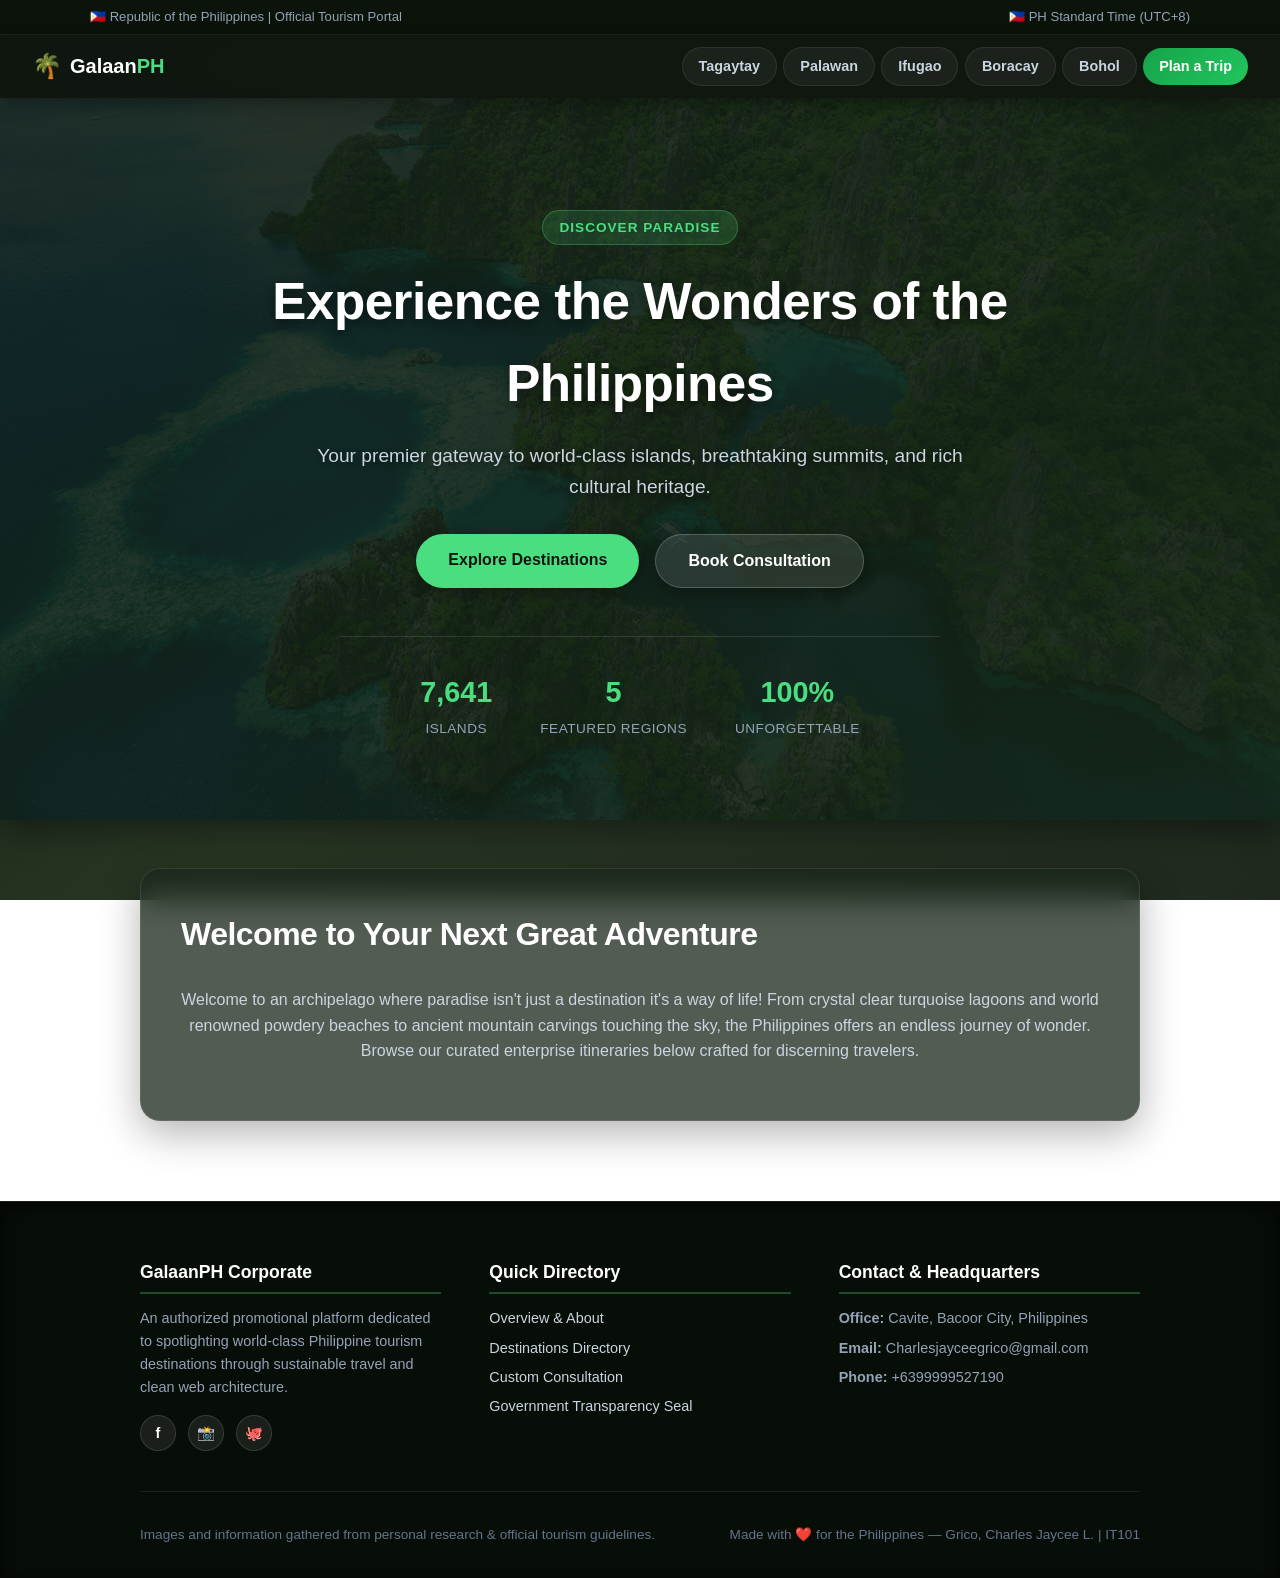
<file: index.html>
<!DOCTYPE html>
<html lang="en">
<head>
    <meta charset="UTF-8">
    <meta name="viewport" content="width=device-width, initial-scale=1.0">
    <title>Galaan PH | Premier Tourism Promotions</title>
    <link rel="stylesheet" href="style.css">
</head>
<body>

    <div class="utility-bar">
        <div class="utility-container">
            <span>🇵🇭 Republic of the Philippines | Official Tourism Portal</span>
            <span class="static-clock">🇵🇭 PH Standard Time (UTC+8)</span>
        </div>
    </div>

    <nav class="site-nav">
        <div class="nav-brand">
            <span class="brand-logo">🌴</span>
            <span class="brand-name">Galaan<span>PH</span></span>
        </div>
        <ul>
            <li><a href="#tagaytay-section">Tagaytay</a></li>
            <li><a href="#palawan-section">Palawan</a></li>
            <li><a href="#ifugao-section">Ifugao</a></li>
            <li><a href="#boracay-section">Boracay</a></li>
            <li><a href="#bohol-section">Bohol</a></li>
            <li><a href="#planner-section" class="nav-plan-btn">Plan a Trip</a></li>
        </ul>
    </nav>

    <header class="site-header">
        <div class="header-content">
            <span class="badge">Discover Paradise</span>
            <h1>Experience the Wonders of the Philippines</h1>
            <p>Your premier gateway to world-class islands, breathtaking summits, and rich cultural heritage.</p>

            <div class="hero-actions">
                <a href="#intro-section" class="hero-btn primary">Explore Destinations</a>
                <a href="#planner-section" class="hero-btn secondary">Book Consultation</a>
            </div>

            <div class="hero-stats">
                <div class="stat-item">
                    <strong>7,641</strong>
                    <span>Islands</span>
                </div>
                <div class="stat-item">
                    <strong>5</strong>
                    <span>Featured Regions</span>
                </div>
                <div class="stat-item">
                    <strong>100%</strong>
                    <span>Unforgettable</span>
                </div>
            </div>
        </div>
    </header>

    <main class="container">

        <section id="intro-section" class="content-section intro-section">
            <h2>Welcome to Your Next Great Adventure</h2>
            <p>
                Welcome to an archipelago where paradise isn't just a destination it's a way of life!
                From crystal clear turquoise lagoons and world renowned powdery beaches to ancient mountain carvings
                touching the sky, the Philippines offers an endless journey of wonder. Browse our curated enterprise
                itineraries below crafted for discerning travelers.
            </p>
        </section>

        <article id="tagaytay-section" class="content-section destination-card">
            <div class="card-badge">Mountain Escape</div>
            <h2>Tagaytay</h2>

            <figure class="media-box">
                <img src="images/Volcano.jpg" alt="Tagaytay Crater View" class="destination-img">
                <figcaption>Cool mountain breezes, stunning crater views, and your ultimate weekend escape!</figcaption>
            </figure>

            <div class="video-container">
                <iframe src="https://www.youtube.com/embed/Jg50c2OpOpY?autoplay=1&mute=1&loop=1&playlist=Jg50c2OpOpY&controls=0"
                        title="Tagaytay Video"
                        allow="accelerometer; autoplay; clipboard-write; encrypted-media; gyroscope; picture-in-picture">
                </iframe>
            </div>

            <p>
                Nestled high on a scenic ridge just hours away from the metro,
                Tagaytay is the ultimate relaxing getaway famous for its year round cool weather and dramatic vistas.
                Explore Sky Ranch, Tagaytay Picnic Grove, People's Park in the Sky, or the alpine village of Crosswinds.
                Warm up with a comforting bowl of authentic local bulalo!
            </p>
            <div class="card-footer-info">
                <span>🌡️ Avg: 22°C - 25°C</span>
                <a href="#planner-section" class="mini-book-btn">Inquire Trip</a>
            </div>
        </article>

        <article id="palawan-section" class="content-section destination-card">
            <div class="card-badge">World Heritage</div>
            <h2>Palawan</h2>

            <figure class="media-box">
                <img src="images/twin-lagoon.jpg" alt="Palawan Twin Lagoon" class="destination-img">
                <figcaption>Where towering limestone cliffs guard a hidden tropical paradise.</figcaption>
            </figure>

            <div class="video-container">
                 <iframe src="https://www.youtube.com/embed/CnOedsCmups?autoplay=1&mute=1&loop=1&playlist=CnOedsCmups&controls=0"
                        title="Palawan Video"
                        allow="accelerometer; autoplay; clipboard-write; encrypted-media; gyroscope; picture-in-picture">
                </iframe>
            </div>

            <p>
                Crowned as one of the best islands in the world, Palawan is a true tropical masterpiece filled with
                dramatic limestone cliffs, lush jungles, and vibrant marine life. Explore Twin Lagoon in Coron,
                the Subterranean River in Puerto Princesa, or island hop across pristine El Nido shores.
            </p>
            <div class="card-footer-info">
                <span>🌡️ Avg: 28°C - 32°C</span>
                <a href="#planner-section" class="mini-book-btn">Inquire Trip</a>
            </div>
        </article>

        <article id="ifugao-section" class="content-section destination-card">
            <div class="card-badge">Cultural Landmark</div>
            <h2>Ifugao</h2>

            <figure class="media-box">
                <img src="images/Rice%20terraces.jpg" alt="Ifugao Rice Terraces" class="destination-img">
                <figcaption>Climb the majestic stairway to the sky carved by ancient hands!</figcaption>
            </figure>

            <div class="video-container">
                 <iframe src="https://www.youtube.com/embed/fM7Es6MWuuY?autoplay=1&mute=1&loop=1&playlist=fM7Es6MWuuY&controls=0"
                    title="Ifugao Video"
                    allow="accelerometer; autoplay; clipboard-write; encrypted-media; gyroscope; picture-in-picture">
                </iframe>
            </div>

            <p>
                Carved entirely by hand into the majestic Cordillera mountains over two millennia ago,
                the Ifugao Rice Terraces are often called the "Eighth Wonder of the World."
                Discover Banaue, Batad amphitheater slopes, cascading Tappiyah Falls, and rich indigenous culture.
            </p>
            <div class="card-footer-info">
                <span>🌡️ Avg: 18°C - 24°C</span>
                <a href="#planner-section" class="mini-book-btn">Inquire Trip</a>
            </div>
        </article>

        <article id="boracay-section" class="content-section destination-card">
            <div class="card-badge">Tropical Playground</div>
            <h2>Boracay</h2>

            <figure class="media-box">
                <img src="images/White%20beach.jpg" alt="Boracay Beach" class="destination-img">
                <figcaption>Discover the world's most famous tropical playground and glowing golden skies.</figcaption>
            </figure>

            <div class="video-container">
               <iframe src="https://www.youtube.com/embed/ZcldvIa8z1U?autoplay=1&mute=1&loop=1&playlist=ZcldvIa8z1U&controls=0"
                    title="Boracay Video"
                    allow="accelerometer; autoplay; clipboard-write; encrypted-media; gyroscope; picture-in-picture">
               </iframe>
            </div>

            <p>
                Famous across the globe for its powdery white sand and stunning turquoise waters,
                Boracay is the ultimate tropical island getaway. Enjoy White Beach sunsets,
                cliff dives at Ariel's Point, and world-class windsurfing at Bulabog Beach.
            </p>
            <div class="card-footer-info">
                <span>🌡 Avg: 27°C - 31°C</span>
                <a href="#planner-section" class="mini-book-btn">Inquire Trip</a>
            </div>
        </article>

        <article id="bohol-section" class="content-section destination-card">
            <div class="card-badge">Natural Wonder</div>
            <h2>Bohol</h2>

            <figure class="media-box">
                <img src="images/chocolate%20hills.jpeg" alt="Bohol Chocolate Hills" class="destination-img">
                <figcaption>Where nature crafts a surreal landscape unlike anywhere else on Earth</figcaption>
            </figure>

            <div class="video-container">
                <iframe src="https://www.youtube.com/embed/PIiaB9ha2lc?autoplay=1&mute=1&loop=1&playlist=PIiaB9ha2lc&controls=0"
                    title="Bohol Video"
                    allow="accelerometer; autoplay; clipboard-write; encrypted-media; gyroscope; picture-in-picture">
                </iframe>
            </div>

            <p>
                Famous worldwide for its over a thousand symmetrical, cone-shaped mounds that turn rich chocolate brown
                during dry season. Take a floating lunch cruise down Loboc River, meet Philippine Tarsiers,
                or lounge on Panglao Island's white sands.
            </p>
            <div class="card-footer-info">
                <span>🌡️ Avg: 26°C - 30°C</span>
                <a href="#planner-section" class="mini-book-btn">Inquire Trip</a>
            </div>
        </article>

        <section id="planner-section" class="content-section destination-card contact-section">
            <div class="form-header-badge">Enterprise Concierge</div>
            <h2>Plan Your Custom Philippine Escape</h2>
            <p>Fill out our itinerary consultation form and our tourism specialists will design your tailored package within 24 hours.</p>

            <form class="contact-form" action="#" method="POST">
                <div class="form-row">
                    <div class="form-group">
                        <label for="fullName">Full Name</label>
                        <input type="text" id="fullName" placeholder="e.g. Maria Santos" required>
                    </div>

                    <div class="form-group">
                        <label for="emailAddr">Email Address</label>
                        <input type="email" id="emailAddr" placeholder="maria@example.com" required>
                    </div>
                </div>

                <div class="form-row">
                    <div class="form-group">
                        <label for="preferredDest">Preferred Destination</label>
                        <select id="preferredDest" class="form-select">
                            <option value="General Inquiry">General Philippine Tour</option>
                            <option value="Tagaytay">Tagaytay Mountain Escape</option>
                            <option value="Palawan">Palawan Island Adventure</option>
                            <option value="Ifugao">Ifugao Heritage Expedition</option>
                            <option value="Boracay">Boracay Beach Getaway</option>
                            <option value="Bohol">Bohol Nature & Hills Tour</option>
                        </select>
                    </div>

                    <div class="form-group">
                        <label for="travelMonth">Target Month of Travel</label>
                        <select id="travelMonth" class="form-select">
                            <option value="Q1">January - March (Cool Dry Season)</option>
                            <option value="Q2">April - June (Summer & Peak Beach)</option>
                            <option value="Q3">July - September (Tropical Wet Season)</option>
                            <option value="Q4">October - December (Festive Holiday Season)</option>
                        </select>
                    </div>
                </div>

                <div class="form-group">
                    <label for="message">Special Requests / Group Size</label>
                    <textarea id="message" rows="4" placeholder="Tell us about your group size, dietary preferences, or specific activities you want included..." required></textarea>
                </div>

                <button type="submit" class="submit-btn">Submit Travel Inquiry 🚀</button>
            </form>
        </section>

    </main>

    <footer class="site-footer">
        <div class="footer-content-grid">
            <div class="footer-column">
                <h3>GalaanPH Corporate</h3>
                <p>
                    An authorized promotional platform dedicated to spotlighting world-class Philippine tourism
                    destinations through sustainable travel and clean web architecture.
                </p>
                <div class="social-icons">
                    <a href="https://www.facebook.com/HeyItzceejay07/" target="_blank" aria-label="Facebook">f</a>
                    <a href="https://www.instagram.com/_mxkora/" target="_blank" aria-label="Instagram">📸</a>
                    <a href="https://github.com/CharlesJaycee" target="_blank" aria-label="Github">🐙</a>
                </div>
            </div>
            <div class="footer-column">
                <h3>Quick Directory</h3>
                <p><a href="#intro-section">Overview & About</a></p>
                <p><a href="#tagaytay-section">Destinations Directory</a></p>
                <p><a href="#planner-section">Custom Consultation</a></p>
                <p><a href="#">Government Transparency Seal</a></p>
            </div>
            <div class="footer-column">
                <h3>Contact & Headquarters</h3>
                <p><strong>Office:</strong> Cavite, Bacoor City, Philippines</p>
                <p><strong>Email:</strong> Charlesjayceegrico@gmail.com</p>
                <p><strong>Phone:</strong> +6399999527190</p>
            </div>
        </div>
        <hr class="footer-divider">
        <div class="footer-bottom-row">
            <p>Images and information gathered from personal research & official tourism guidelines.</p>
            <p>Made with ❤️ for the Philippines &mdash; Grico, Charles Jaycee L. | IT101</p>
        </div>
    </footer>

</body>
</html>
</file>
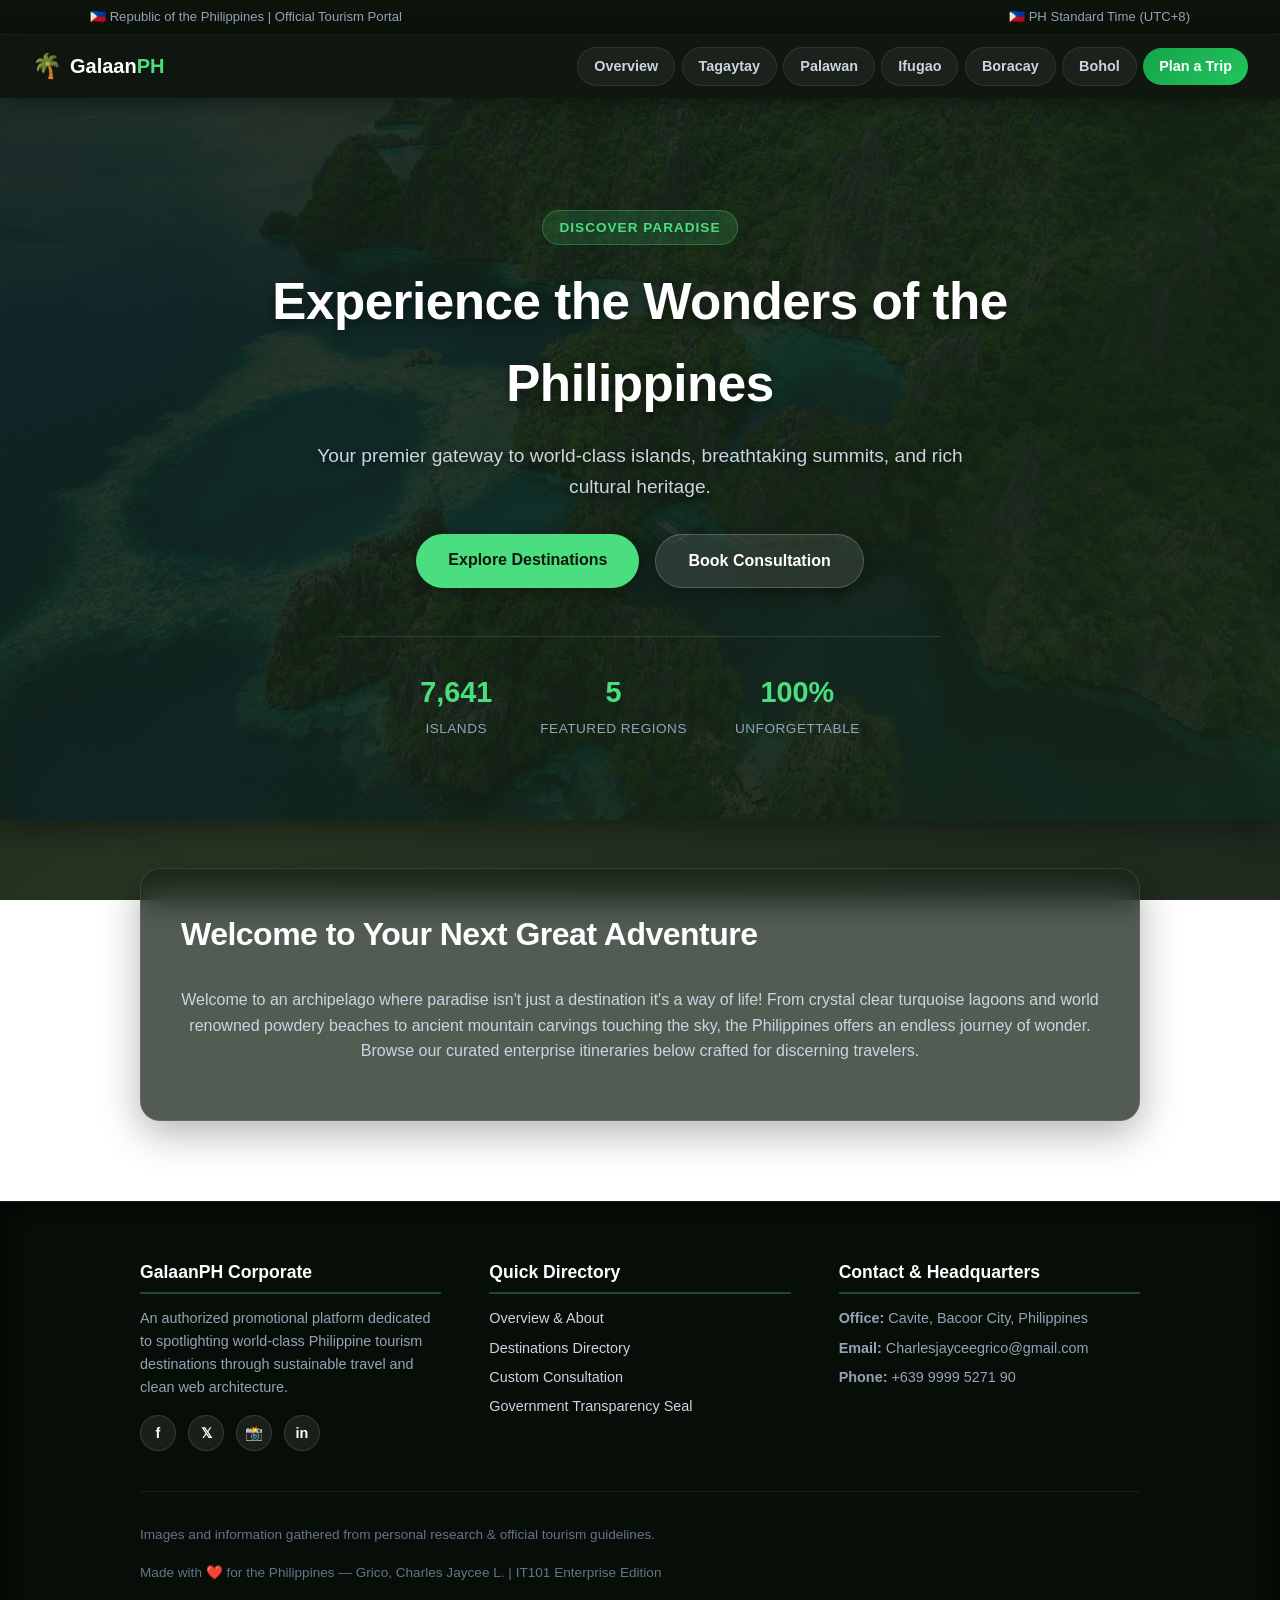
<file: Index.html>
<!DOCTYPE html>
<html lang="en">
<head>
    <meta charset="UTF-8">
    <meta name="viewport" content="width=device-width, initial-scale=1.0">
    <title>Galaan PH | Premier Tourism Promotions</title>
    <link rel="stylesheet" href="style.css">
</head>
<body>

    <div class="utility-bar">
        <div class="utility-container">
            <span>🇵🇭 Republic of the Philippines | Official Tourism Portal</span>
            <span class="static-clock">🇵🇭 PH Standard Time (UTC+8)</span>
        </div>
    </div>

    <nav class="site-nav">
        <div class="nav-brand">
            <span class="brand-logo">🌴</span>
            <span class="brand-name">Galaan<span>PH</span></span>
        </div>
        <ul>
            <li><a href="#intro-section">Overview</a></li>
            <li><a href="#tagaytay-section">Tagaytay</a></li>
            <li><a href="#palawan-section">Palawan</a></li>
            <li><a href="#ifugao-section">Ifugao</a></li>
            <li><a href="#boracay-section">Boracay</a></li>
            <li><a href="#bohol-section">Bohol</a></li>
            <li><a href="#planner-section" class="nav-plan-btn">Plan a Trip</a></li>
        </ul>
    </nav>

    <header class="site-header">
        <div class="header-content">
            <span class="badge">Discover Paradise</span>
            <h1>Experience the Wonders of the Philippines</h1>
            <p>Your premier gateway to world-class islands, breathtaking summits, and rich cultural heritage.</p>

            <div class="hero-actions">
                <a href="#intro-section" class="hero-btn primary">Explore Destinations</a>
                <a href="#planner-section" class="hero-btn secondary">Book Consultation</a>
            </div>

            <div class="hero-stats">
                <div class="stat-item">
                    <strong>7,641</strong>
                    <span>Islands</span>
                </div>
                <div class="stat-item">
                    <strong>5</strong>
                    <span>Featured Regions</span>
                </div>
                <div class="stat-item">
                    <strong>100%</strong>
                    <span>Unforgettable</span>
                </div>
            </div>
        </div>
    </header>

    <main class="container">

        <section id="intro-section" class="content-section intro-section">
            <h2>Welcome to Your Next Great Adventure</h2>
            <p>
                Welcome to an archipelago where paradise isn't just a destination it's a way of life!
                From crystal clear turquoise lagoons and world renowned powdery beaches to ancient mountain carvings
                touching the sky, the Philippines offers an endless journey of wonder. Browse our curated enterprise
                itineraries below crafted for discerning travelers.
            </p>
        </section>

        <!-- TAGAYTAY SECTION -->
        <article id="tagaytay-section" class="content-section destination-card">
            <div class="card-badge">Mountain Escape</div>
            <h2>Tagaytay</h2>

            <!-- IMAGE DISPLAY -->
            <figure class="media-box">
                <img src="images/Volcano.jpg" alt="Tagaytay Crater View" class="destination-img">
                <figcaption>Cool mountain breezes, stunning crater views, and your ultimate weekend escape!</figcaption>
            </figure>

            <!-- VIDEO DISPLAY -->
            <div class="video-container">
                <iframe src="https://www.youtube.com/embed/Jg50c2OpOpY?autoplay=1&mute=1&loop=1&playlist=Jg50c2OpOpY&controls=0"
                        title="Tagaytay Video"
                        allow="accelerometer; autoplay; clipboard-write; encrypted-media; gyroscope; picture-in-picture">
                </iframe>
            </div>

            <p>
                Nestled high on a scenic ridge just hours away from the metro,
                Tagaytay is the ultimate relaxing getaway famous for its year round cool weather and dramatic vistas.
                Explore Sky Ranch, Tagaytay Picnic Grove, People's Park in the Sky, or the alpine village of Crosswinds.
                Warm up with a comforting bowl of authentic local bulalo!
            </p>
            <div class="card-footer-info">
                <span>🌡️ Avg: 22°C - 25°C</span>
                <a href="#planner-section" class="mini-book-btn">Inquire Trip</a>
            </div>
        </article>

        <!-- PALAWAN SECTION -->
        <article id="palawan-section" class="content-section destination-card">
            <div class="card-badge">World Heritage</div>
            <h2>Palawan</h2>

            <!-- IMAGE DISPLAY -->
            <figure class="media-box">
                <img src="images/twin-lagoon.jpg" alt="Palawan Twin Lagoon" class="destination-img">
                <figcaption>Where towering limestone cliffs guard a hidden tropical paradise.</figcaption>
            </figure>

            <!-- VIDEO DISPLAY -->
            <div class="video-container">
                 <iframe src="https://www.youtube.com/embed/CnOedsCmups?autoplay=1&mute=1&loop=1&playlist=CnOedsCmups&controls=0"
                        title="Palawan Video"
                        allow="accelerometer; autoplay; clipboard-write; encrypted-media; gyroscope; picture-in-picture">
                </iframe>
            </div>

            <p>
                Crowned as one of the best islands in the world, Palawan is a true tropical masterpiece filled with
                dramatic limestone cliffs, lush jungles, and vibrant marine life. Explore Twin Lagoon in Coron,
                the Subterranean River in Puerto Princesa, or island hop across pristine El Nido shores.
            </p>
            <div class="card-footer-info">
                <span>🌡️ Avg: 28°C - 32°C</span>
                <a href="#planner-section" class="mini-book-btn">Inquire Trip</a>
            </div>
        </article>

        <!-- IFUGAO SECTION -->
        <article id="ifugao-section" class="content-section destination-card">
            <div class="card-badge">Cultural Landmark</div>
            <h2>Ifugao</h2>

            <!-- IMAGE DISPLAY -->
            <figure class="media-box">
                <img src="images/Rice%20terraces.jpg" alt="Ifugao Rice Terraces" class="destination-img">
                <figcaption>Climb the majestic stairway to the sky carved by ancient hands!</figcaption>
            </figure>

            <!-- VIDEO DISPLAY -->
            <div class="video-container">
                 <iframe src="https://www.youtube.com/embed/fM7Es6MWuuY?autoplay=1&mute=1&loop=1&playlist=fM7Es6MWuuY&controls=0"
                    title="Ifugao Video"
                    allow="accelerometer; autoplay; clipboard-write; encrypted-media; gyroscope; picture-in-picture">
                </iframe>
            </div>

            <p>
                Carved entirely by hand into the majestic Cordillera mountains over two millennia ago,
                the Ifugao Rice Terraces are often called the "Eighth Wonder of the World."
                Discover Banaue, Batad amphitheater slopes, cascading Tappiyah Falls, and rich indigenous culture.
            </p>
            <div class="card-footer-info">
                <span>🌡️ Avg: 18°C - 24°C</span>
                <a href="#planner-section" class="mini-book-btn">Inquire Trip</a>
            </div>
        </article>

        <!-- BORACAY SECTION -->
        <article id="boracay-section" class="content-section destination-card">
            <div class="card-badge">Tropical Playground</div>
            <h2>Boracay</h2>

            <!-- IMAGE DISPLAY -->
            <figure class="media-box">
                <img src="images/White%20beach.jpg" alt="Boracay Beach" class="destination-img">
                <figcaption>Discover the world's most famous tropical playground and glowing golden skies.</figcaption>
            </figure>

            <!-- VIDEO DISPLAY -->
            <div class="video-container">
               <iframe src="https://www.youtube.com/embed/ZcldvIa8z1U?autoplay=1&mute=1&loop=1&playlist=ZcldvIa8z1U&controls=0"
                    title="Boracay Video"
                    allow="accelerometer; autoplay; clipboard-write; encrypted-media; gyroscope; picture-in-picture">
               </iframe>
            </div>

            <p>
                Famous across the globe for its powdery white sand and stunning turquoise waters,
                Boracay is the ultimate tropical island getaway. Enjoy White Beach sunsets,
                cliff dives at Ariel's Point, and world-class windsurfing at Bulabog Beach.
            </p>
            <div class="card-footer-info">
                <span>🌡 Avg: 27°C - 31°C</span>
                <a href="#planner-section" class="mini-book-btn">Inquire Trip</a>
            </div>
        </article>

        <!-- BOHOL SECTION -->
        <article id="bohol-section" class="content-section destination-card">
            <div class="card-badge">Natural Wonder</div>
            <h2>Bohol</h2>

            <!-- IMAGE DISPLAY -->
            <figure class="media-box">
                <img src="images/chocolate%20hills.jpeg" alt="Bohol Chocolate Hills" class="destination-img">
                <figcaption>Where nature crafts a surreal landscape unlike anywhere else on Earth</figcaption>
            </figure>

            <!-- VIDEO DISPLAY -->
            <div class="video-container">
                <iframe src="https://www.youtube.com/embed/PIiaB9ha2lc?autoplay=1&mute=1&loop=1&playlist=PIiaB9ha2lc&controls=0"
                    title="Bohol Video"
                    allow="accelerometer; autoplay; clipboard-write; encrypted-media; gyroscope; picture-in-picture">
                </iframe>
            </div>

            <p>
                Famous worldwide for its over a thousand symmetrical, cone-shaped mounds that turn rich chocolate brown
                during dry season. Take a floating lunch cruise down Loboc River, meet Philippine Tarsiers,
                or lounge on Panglao Island's white sands.
            </p>
            <div class="card-footer-info">
                <span>🌡️ Avg: 26°C - 30°C</span>
                <a href="#planner-section" class="mini-book-btn">Inquire Trip</a>
            </div>
        </article>

        <!-- PLANNER SECTION -->
        <section id="planner-section" class="content-section destination-card contact-section">
            <div class="form-header-badge">Enterprise Concierge</div>
            <h2>Plan Your Custom Philippine Escape</h2>
            <p>Fill out our itinerary consultation form and our tourism specialists will design your tailored package within 24 hours.</p>

            <form class="contact-form" action="#" method="POST">
                <div class="form-row">
                    <div class="form-group">
                        <label for="fullName">Full Name</label>
                        <input type="text" id="fullName" placeholder="e.g. Maria Santos" required>
                    </div>

                    <div class="form-group">
                        <label for="emailAddr">Email Address</label>
                        <input type="email" id="emailAddr" placeholder="maria@example.com" required>
                    </div>
                </div>

                <div class="form-row">
                    <div class="form-group">
                        <label for="preferredDest">Preferred Destination</label>
                        <select id="preferredDest" class="form-select">
                            <option value="General Inquiry">General Philippine Tour</option>
                            <option value="Tagaytay">Tagaytay Mountain Escape</option>
                            <option value="Palawan">Palawan Island Adventure</option>
                            <option value="Ifugao">Ifugao Heritage Expedition</option>
                            <option value="Boracay">Boracay Beach Getaway</option>
                            <option value="Bohol">Bohol Nature & Hills Tour</option>
                        </select>
                    </div>

                    <div class="form-group">
                        <label for="travelMonth">Target Month of Travel</label>
                        <select id="travelMonth" class="form-select">
                            <option value="Q1">January - March (Cool Dry Season)</option>
                            <option value="Q2">April - June (Summer & Peak Beach)</option>
                            <option value="Q3">July - September (Tropical Wet Season)</option>
                            <option value="Q4">October - December (Festive Holiday Season)</option>
                        </select>
                    </div>
                </div>

                <div class="form-group">
                    <label for="message">Special Requests / Group Size</label>
                    <textarea id="message" rows="4" placeholder="Tell us about your group size, dietary preferences, or specific activities you want included..." required></textarea>
                </div>

                <button type="submit" class="submit-btn">Submit Travel Inquiry 🚀</button>
            </form>
        </section>

    </main>

    <footer class="site-footer">
        <div class="footer-content-grid">
            <div class="footer-column">
                <h3>GalaanPH Corporate</h3>
                <p>
                    An authorized promotional platform dedicated to spotlighting world-class Philippine tourism
                    destinations through sustainable travel and clean web architecture.
                </p>
                <div class="social-icons">
                    <a href="#" aria-label="Facebook">f</a>
                    <a href="#" aria-label="Twitter">𝕏</a>
                    <a href="#" aria-label="Instagram">📸</a>
                    <a href="#" aria-label="LinkedIn">in</a>
                </div>
            </div>
            <div class="footer-column">
                <h3>Quick Directory</h3>
                <p><a href="#intro-section">Overview & About</a></p>
                <p><a href="#tagaytay-section">Destinations Directory</a></p>
                <p><a href="#planner-section">Custom Consultation</a></p>
                <p><a href="#">Government Transparency Seal</a></p>
            </div>
            <div class="footer-column">
                <h3>Contact & Headquarters</h3>
                <p><strong>Office:</strong> Cavite, Bacoor City, Philippines</p>
                <p><strong>Email:</strong> Charlesjayceegrico@gmail.com</p>
                <p><strong>Phone:</strong> +639 9999 5271 90</p>
            </div>
        </div>
        <hr class="footer-divider">
        <div class="footer-bottom-row">
            <p>Images and information gathered from personal research & official tourism guidelines.</p>
            <p>Made with ❤️ for the Philippines &mdash; Grico, Charles Jaycee L. | IT101 Enterprise Edition</p>
        </div>
    </footer>

</body>
</html>
</file>
<file: style.css>
html {
    scroll-behavior: smooth;
}

body {
    font-family: 'Segoe UI', Tahoma, Geneva, Verdana, sans-serif;
    line-height: 1.6;
    margin: 0;
    padding: 0;
    background: linear-gradient(135deg, #102012 0%, #283623 50%, #1f291e 100%) fixed;
    color: #e2e8f0;
}

.utility-bar {
    background-color: #0b130a;
    color: #94a3b8;
    font-size: 0.82rem;
    padding: 0.4rem 1.5rem;
    border-bottom: 1px solid rgba(255, 255, 255, 0.08);
}

.utility-container {
    max-width: 1100px;
    margin: 0 auto;
    display: flex;
    justify-content: space-between;
    align-items: center;
    flex-wrap: wrap;
    gap: 0.5rem;
}

.site-nav {
    background-color: rgba(15, 23, 15, 0.95);
    backdrop-filter: blur(14px);
    -webkit-backdrop-filter: blur(14px);
    position: sticky;
    top: 0;
    z-index: 1000;
    box-shadow: 0 4px 20px rgba(0, 0, 0, 0.4);
    padding: 0.75rem 2rem;
    display: flex;
    justify-content: space-between;
    align-items: center;
}

.nav-brand {
    display: flex;
    align-items: center;
    gap: 0.5rem;
    font-size: 1.25rem;
    font-weight: 700;
    color: #ffffff;
}

.brand-logo {
    font-size: 1.5rem;
}

.brand-name span {
    color: #4ade80;
}

.site-nav ul {
    list-style: none;
    display: flex;
    align-items: center;
    margin: 0;
    padding: 0;
    gap: 0.4rem;
}

.site-nav a {
    display: block;
    color: #cbd5e1;
    background: rgba(255, 255, 255, 0.05);
    text-decoration: none;
    padding: 0.45rem 1rem;
    font-weight: 600;
    font-size: 0.9rem;
    border-radius: 20px;
    border: 1px solid rgba(255, 255, 255, 0.08);
    transition: all 0.3s ease;
}

.site-nav a:hover {
    background: #4ade80;
    color: #0f170f;
    transform: translateY(-2px);
    box-shadow: 0 4px 12px rgba(74, 222, 128, 0.3);
}

.nav-plan-btn {
    background: linear-gradient(135deg, #16a34a, #22c55e) !important;
    color: #ffffff !important;
    border: none !important;
}

.site-header {
    background: linear-gradient(135deg, rgba(15, 28, 16, 0.88), rgba(20, 36, 21, 0.92)),
                url('images/twin-lagoon.jpg') center/cover no-repeat;
    color: #ffffff;
    text-align: center;
    padding: 7rem 1.5rem 5rem 1.5rem;
    box-shadow: 0 10px 30px rgba(0, 0, 0, 0.4);
    position: relative;
}

.badge {
    background: rgba(74, 222, 128, 0.15);
    color: #4ade80;
    padding: 0.35rem 1rem;
    border-radius: 20px;
    font-size: 0.85rem;
    font-weight: 700;
    text-transform: uppercase;
    letter-spacing: 1px;
    border: 1px solid rgba(74, 222, 128, 0.3);
    display: inline-block;
    margin-bottom: 1rem;
}

.site-header h1 {
    margin: 0 0 1rem 0;
    font-size: 3.2rem;
    letter-spacing: -0.5px;
    text-shadow: 0 4px 12px rgba(0,0,0,0.5);
    max-width: 800px;
    margin-left: auto;
    margin-right: auto;
}

.site-header p {
    margin: 0 auto 2rem auto;
    font-size: 1.2rem;
    color: #cbd5e1;
    max-width: 650px;
    text-shadow: 0 2px 6px rgba(0,0,0,0.4);
}

.hero-actions {
    display: flex;
    justify-content: center;
    gap: 1rem;
    margin-bottom: 3rem;
    flex-wrap: wrap;
}

.hero-btn {
    padding: 0.8rem 2rem;
    border-radius: 30px;
    font-weight: 700;
    text-decoration: none;
    transition: all 0.3s ease;
    box-shadow: 0 4px 15px rgba(0,0,0,0.3);
}

.hero-btn.primary {
    background: #4ade80;
    color: #0f170f;
}

.hero-btn.primary:hover {
    background: #22c55e;
    transform: translateY(-3px);
}

.hero-btn.secondary {
    background: rgba(255, 255, 255, 0.1);
    color: #ffffff;
    border: 1px solid rgba(255, 255, 255, 0.2);
}

.hero-btn.secondary:hover {
    background: rgba(255, 255, 255, 0.2);
    transform: translateY(-3px);
}

.hero-stats {
    display: flex;
    justify-content: center;
    gap: 3rem;
    border-top: 1px solid rgba(255, 255, 255, 0.12);
    padding-top: 2rem;
    max-width: 600px;
    margin: 0 auto;
}

.stat-item strong {
    display: block;
    font-size: 1.8rem;
    color: #4ade80;
}

.stat-item span {
    font-size: 0.85rem;
    color: #94a3b8;
    text-transform: uppercase;
    letter-spacing: 0.5px;
}

.container {
    max-width: 1000px;
    margin: 3rem auto;
    padding: 0 1.5rem;
}

.container .content-section {
    display: none;
}

.container:not(:has(:target)) #intro-section {
    display: block;
    animation: fadeIn 0.4s ease-in-out;
}

.container .content-section:target {
    display: block;
    animation: fadeIn 0.4s ease-in-out;
}

@keyframes fadeIn {
    from { opacity: 0; transform: translateY(10px); }
    to { opacity: 1; transform: translateY(0); }
}

.intro-section, .destination-card {
    background: rgba(25, 38, 26, 0.75);
    backdrop-filter: blur(16px);
    -webkit-backdrop-filter: blur(16px);
    border: 1px solid rgba(255, 255, 255, 0.1);
    padding: 2.5rem;
    border-radius: 20px;
    box-shadow: 0 12px 40px rgba(0, 0, 0, 0.3);
    margin-bottom: 2.5rem;
    position: relative;
}

.intro-section h2, .destination-card h2 {
    color: #ffffff;
    margin-top: 0;
    font-size: 2rem;
    letter-spacing: -0.5px;
}

.intro-section p,
.destination-card p,
figcaption {
    text-align: center;
    color: #cbd5e1;
}

.card-badge {
    position: absolute;
    top: 1.5rem;
    right: 1.5rem;
    background: rgba(74, 222, 128, 0.15);
    color: #4ade80;
    padding: 0.3rem 0.8rem;
    border-radius: 12px;
    font-size: 0.75rem;
    font-weight: 700;
    border: 1px solid rgba(74, 222, 128, 0.3);
}

.destination-card h2 {
    border-bottom: 2px solid rgba(74, 222, 128, 0.2);
    padding-bottom: 0.75rem;
    padding-right: 7rem;
}

.media-box {
    margin: 1.2rem 0;
    border-radius: 14px;
    overflow: hidden;
    background: rgba(0, 0, 0, 0.2);
    border: 1px solid rgba(255, 255, 255, 0.08);
}

.destination-img {
    width: 100%;
    height: 320px;
    object-fit: cover;
    display: block;
    border-radius: 10px 10px 0 0;
}

.video-container {
    position: relative;
    width: 100%;
    padding-bottom: 56.25%;
    height: 0;
    overflow: hidden;
    border-radius: 10px;
    margin-top: 1rem;
    box-shadow: 0 6px 18px rgba(0, 0, 0, 0.4);
    background: #000;
}

.video-container iframe {
    position: absolute;
    top: 0;
    left: 0;
    width: 100%;
    height: 100%;
    border: 0;
    pointer-events: none;
}

figcaption {
    font-style: italic;
    color: #94a3b8;
    padding: 0.8rem;
    font-weight: 600;
    font-size: 0.95rem;
    background: rgba(10, 18, 11, 0.5);
    margin: 0;
}

.card-footer-info {
    display: flex;
    justify-content: space-between;
    align-items: center;
    margin-top: 1.5rem;
    border-top: 1px solid rgba(255, 255, 255, 0.08);
    padding-top: 1rem;
    font-size: 0.9rem;
    color: #94a3b8;
}

.mini-book-btn {
    background: rgba(74, 222, 128, 0.15);
    color: #4ade80;
    padding: 0.4rem 1rem;
    border-radius: 8px;
    text-decoration: none;
    font-weight: 600;
    border: 1px solid rgba(74, 222, 128, 0.3);
    transition: all 0.3s ease;
}

.mini-book-btn:hover {
    background: #4ade80;
    color: #0f170f;
}

.form-header-badge {
    color: #4ade80;
    font-size: 0.85rem;
    font-weight: 700;
    text-transform: uppercase;
    letter-spacing: 1px;
    margin-bottom: 0.3rem;
}

.contact-section .form-row {
    display: flex;
    gap: 1.2rem;
}

.contact-section .form-row .form-group {
    flex: 1;
}

.contact-section .form-group {
    margin-bottom: 1.2rem;
}

.contact-section label {
    display: block;
    margin-bottom: 0.4rem;
    font-size: 0.88rem;
    font-weight: 600;
    color: #cbd5e1;
}

.contact-section input,
.contact-section select,
.contact-section textarea {
    width: 100%;
    padding: 0.85rem 1rem;
    border: 1px solid rgba(255, 255, 255, 0.15);
    border-radius: 10px;
    background: rgba(15, 23, 15, 0.6);
    color: #ffffff;
    font-family: inherit;
    font-size: 1rem;
    box-sizing: border-box;
    transition: all 0.3s ease;
}

.contact-section input:focus,
.contact-section select:focus,
.contact-section textarea:focus {
    outline: none;
    border-color: #4ade80;
    background: rgba(15, 23, 15, 0.9);
    box-shadow: 0 0 0 3px rgba(74, 222, 128, 0.25);
}

.contact-section select option {
    background: #0f170f;
    color: #ffffff;
}

.submit-btn {
    background: linear-gradient(135deg, #16a34a, #22c55e);
    color: white;
    border: none;
    padding: 0.9rem 2.2rem;
    font-size: 1rem;
    font-weight: 700;
    border-radius: 12px;
    cursor: pointer;
    transition: all 0.3s ease;
    box-shadow: 0 4px 15px rgba(22, 163, 74, 0.4);
    display: block;
    width: 100%;
    margin-top: 1rem;
}

.submit-btn:hover {
    background: linear-gradient(135deg, #15803d, #16a34a);
    transform: translateY(-2px);
    box-shadow: 0 6px 20px rgba(22, 163, 74, 0.6);
}

/* Enterprise Footer */
.site-footer {
    background-color: #070d07;
    color: #94a3b8;
    font-size: 0.9rem;
    margin-top: 5rem;
    padding: 3.5rem 2rem 2rem 2rem;
    border-top: 1px solid rgba(255, 255, 255, 0.08);
    box-shadow: inset 0 4px 20px rgba(0, 0, 0, 0.6);
}

.footer-content-grid {
    display: flex;
    justify-content: space-between;
    align-items: flex-start;
    gap: 3rem;
    max-width: 1000px;
    margin: 0 auto 2.5rem auto;
    text-align: left;
}

.footer-column {
    flex: 1;
}

.footer-column h3 {
    color: #ffffff;
    font-size: 1.1rem;
    margin-top: 0;
    margin-bottom: 0.8rem;
    border-bottom: 2px solid rgba(74, 222, 128, 0.3);
    padding-bottom: 0.4rem;
}

.footer-column p {
    margin: 0.4rem 0;
    color: #94a3b8;
    text-align: left;
}

.footer-column a {
    color: #cbd5e1;
    text-decoration: none;
    transition: color 0.2s;
}

.footer-column a:hover {
    color: #4ade80;
}

.social-icons {
    display: flex;
    gap: 0.75rem;
    margin-top: 1rem;
}

.social-icons a {
    display: inline-flex;
    justify-content: center;
    align-items: center;
    width: 34px;
    height: 34px;
    background: rgba(255, 255, 255, 0.08);
    border-radius: 50%;
    color: #ffffff;
    font-weight: bold;
    font-size: 0.9rem;
    border: 1px solid rgba(255, 255, 255, 0.12);
    transition: all 0.3s;
}

.social-icons a:hover {
    background: #4ade80;
    color: #0f170f;
    transform: translateY(-2px);
}

.footer-divider {
    border: 0;
    height: 1px;
    background: rgba(255, 255, 255, 0.08);
    margin: 2rem auto;
    max-width: 1000px;
}

.footer-bottom-row {
    max-width: 1000px;
    margin: 0 auto;
    display: flex;
    justify-content: space-between;
    flex-wrap: wrap;
    gap: 1rem;
    text-align: left;
    font-size: 0.85rem;
    color: #64748b;
}

.footer-bottom-row p {
    margin: 0;
}

@media (max-width: 768px) {
    .footer-content-grid, .contact-section .form-row, .footer-bottom-row {
        flex-direction: column;
        gap: 1.5rem;
        text-align: center;
    }
    .footer-column p {
        text-align: center;
    }
    .site-nav {
        padding: 0.6rem 1rem;
    }
    .site-header h1 {
        font-size: 2.2rem;
    }
    .hero-stats {
        gap: 1.5rem;
    }
}
</file>
